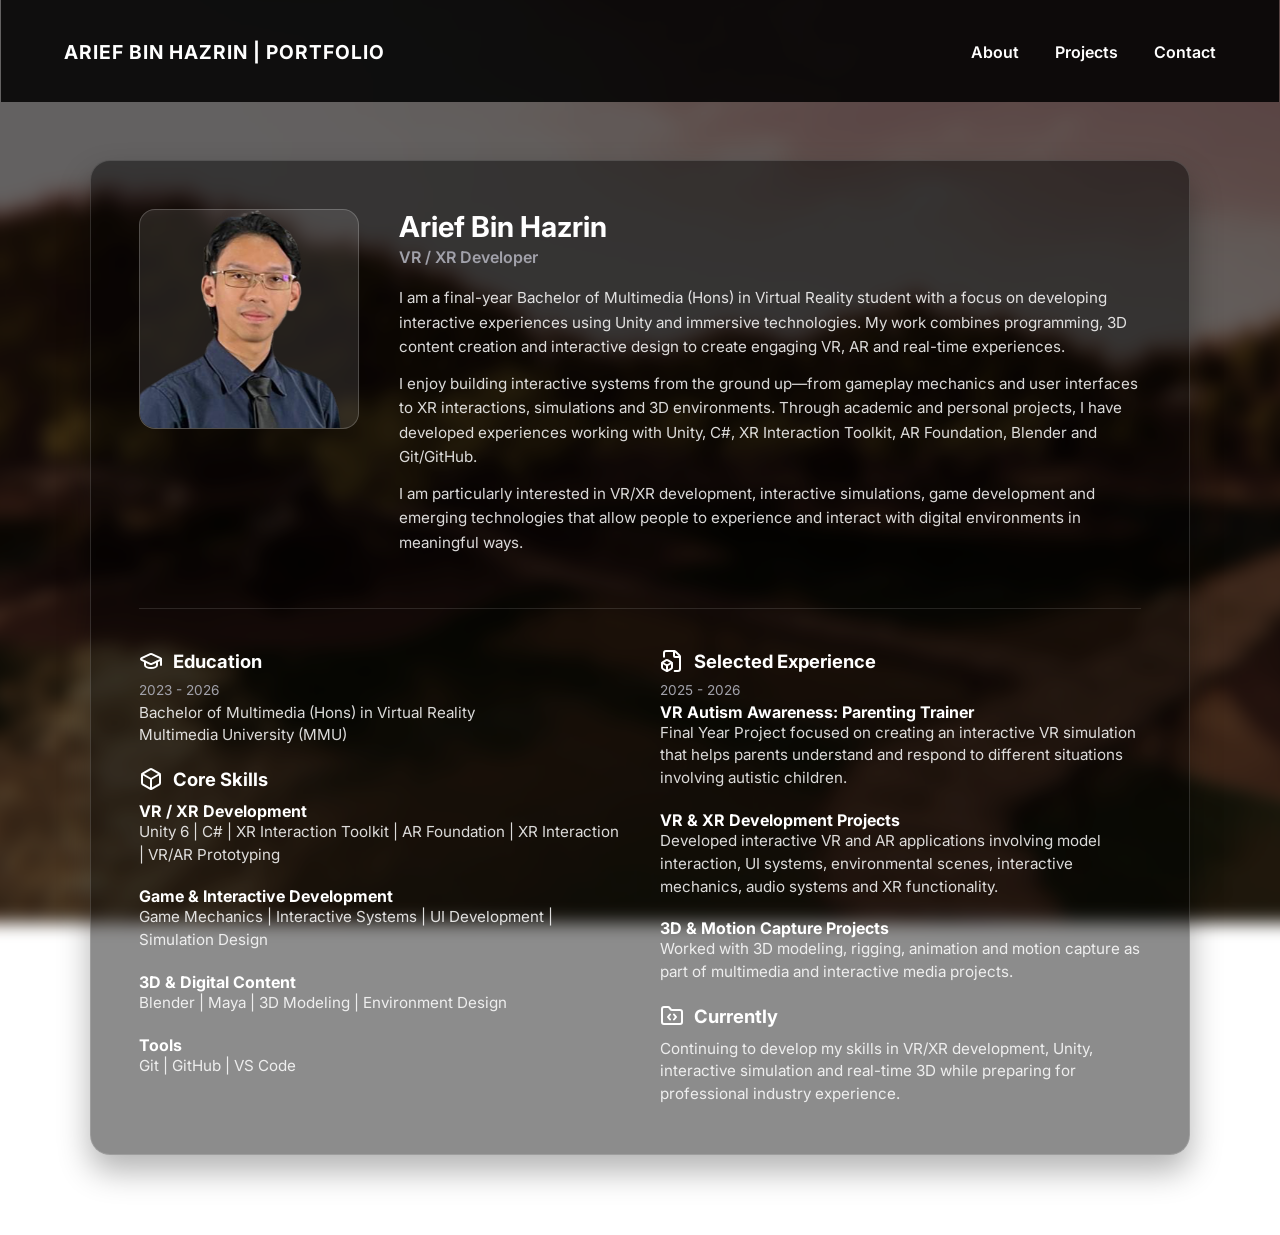
<file: index.html>
<!DOCTYPE html>
<html lang="en">
<head>
  <meta charset="UTF-8">
  <meta name="viewport" content="width=device-width, initial-scale=1.0">
  <title>About Me | ARIEF BIN HAZRIN</title>
  <link rel="stylesheet" href="style.css">
</head>
<body>

  <!-- Reusable Header -->
  <header>
    <div class="logo">ARIEF BIN HAZRIN | PORTFOLIO</div>
    <nav>
      <a href="index.html">About</a>
      <a href="projects.html">Projects</a>
      <a href="contact.html">Contact</a>
    </nav>
  </header>

  <!-- About Section Layout Container -->
  <main class="about-container">
  
  <!-- TOP SECTION: Profile Picture + Bio Beside It -->
  <div class="about-hero">
    <div class="profile-frame">
      <img src="images/JayPortFo2.png" alt="Arief Bin Hazrin">
    </div>
    <div class="hero-text">
      <h2>Arief Bin Hazrin</h2>
      <p class="subtitle">VR / XR Developer</p>
      <p class="bio-text">
        I am a final-year Bachelor of Multimedia (Hons) in Virtual Reality student with a focus on developing interactive experiences using Unity and immersive technologies. My work combines programming, 3D content creation and interactive design to create engaging VR, AR and real-time experiences.
      </p>
      <p class="bio-text">
        I enjoy building interactive systems from the ground up—from gameplay mechanics and user interfaces to XR interactions, simulations and 3D environments. Through academic and personal projects, I have developed experiences working with Unity, C#, XR Interaction Toolkit, AR Foundation, Blender and Git/GitHub.
      </p>
      <p class="bio-text">
        I am particularly interested in VR/XR development, interactive simulations, game development and emerging technologies that allow people to experience and interact with digital environments in meaningful ways.
      </p>
    </div>
  </div>

  <!-- DIVIDER LINE -->
  <hr class="section-divider">

  <!-- BOTTOM SECTION: 2-Column Info Grid -->
  <div class="info-grid">
    
    <!-- Column 1 -->
    <div class="info-col">
      <div class="section-block">
        <div class="section-title">
          <img src="images/graduation-cap.svg" alt="icon" class="title-icon">
          <h3>Education</h3>
        </div>
        <div class="info-item">
          <span class="year">2023 - 2026</span>
          <p>Bachelor of Multimedia (Hons) in Virtual Reality</p>
          <p>Multimedia University (MMU)</p>
        </div>
      </div>

      <br>

      <div class="section-block">
        <div class="section-title">
          <img src="images/box.svg" alt="icon" class="title-icon">
          <h3>Core Skills</h3>
        </div>
        <div class="info-item">
          <h4>VR / XR Development</h4>
          <p>Unity 6 | C# | XR Interaction Toolkit | AR Foundation | XR Interaction | VR/AR Prototyping</p>
          <br>
          <h4>Game & Interactive Development</h4>
          <p>Game Mechanics | Interactive Systems | UI Development | Simulation Design</p>
          <br>
          <h4>3D & Digital Content</h4>
          <p>Blender | Maya | 3D Modeling | Environment Design</p>
          <br>
          <h4>Tools</h4>
          <p>Git | GitHub | VS Code</p>
        </div>
      </div>
    </div>

    <!-- Column 2 -->
    <div class="info-col">
      <div class="section-block">
        <div class="section-title">
          <img src="images/file-box.svg" alt="icon" class="title-icon">
          <h3>Selected Experience</h3>
        </div>
        <div class="info-item">
          <span class="year">2025 - 2026</span>
          <h4>VR Autism Awareness: Parenting Trainer</h4>
          <p>Final Year Project focused on creating an interactive VR simulation that helps parents understand and respond to different situations involving autistic children.</p>
          <br>
          <h4>VR & XR Development Projects</h4>
          <p>Developed interactive VR and AR applications involving model interaction, UI systems, environmental scenes, interactive mechanics, audio systems and XR functionality.</p>
          <br>
          <h4>3D & Motion Capture Projects</h4>
          <p>Worked with 3D modeling, rigging, animation and motion capture as part of multimedia and interactive media projects.</p>
        </div>
      </div>
      <br>
      <div class="section-block">
        <div class="section-title">
          <img src="images/folder-code.svg" alt="icon" class="title-icon">
          <h3>Currently</h3>
        </div>
        <div class="info-item">
          <p>Continuing to develop my skills in VR/XR development, Unity, interactive simulation and real-time 3D while preparing for professional industry experience.</p>
        </div>
      </div>
    </div>

  </div>

</main>
</html>
</file>
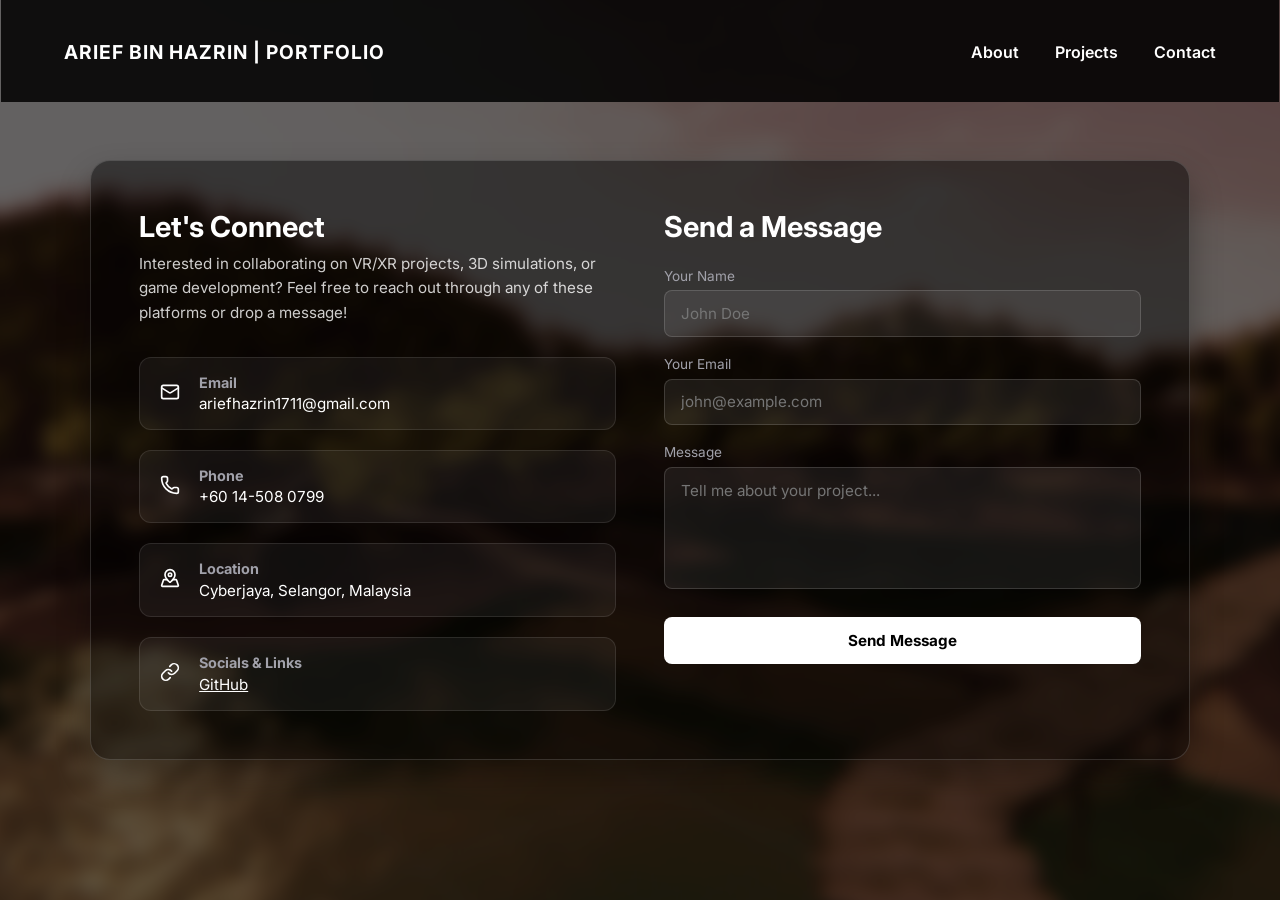
<file: contact.html>
<!DOCTYPE html>
<html lang="en">
<head>
  <meta charset="UTF-8">
  <meta name="viewport" content="width=device-width, initial-scale=1.0">
  <title>Contact | ARIEF BIN HAZRIN</title>
  <link rel="stylesheet" href="style.css">
</head>
<body>

  <!-- Reusable Header -->
  <header>
    <div class="logo">ARIEF BIN HAZRIN | PORTFOLIO</div>
    <nav>
      <a href="index.html">About</a>
      <a href="projects.html">Projects</a>
      <a href="contact.html">Contact</a>
    </nav>
  </header>

  <main class="contact-container">
    
  <!-- LEFT COLUMN: Info Cards -->
  <div class="contact-info">
    <h2>Let's Connect</h2>
    <p class="contact-subtext">
      Interested in collaborating on VR/XR projects, 3D simulations, or game development? Feel free to reach out through any of these platforms or drop a message!
    </p>

    <div class="contact-cards">
      
      <!-- Email -->
      <div class="info-card">
        <div class="card-icon">
          <img src="images/mail.svg" alt="Email Icon">
        </div>
        <div>
          <h3>Email</h3>
          <p>ariefhazrin1711@gmail.com</p>
        </div>
      </div>

      <!-- Phone -->
      <div class="info-card">
        <div class="card-icon">
          <img src="images/phone.svg" alt="Phone Icon">
        </div>
        <div>
          <h3>Phone</h3>
          <p>+60 14-508 0799</p>
        </div>
      </div>

      <!-- Location -->
      <div class="info-card">
        <div class="card-icon">
          <img src="images/map-pinned.svg" alt="Location Icon">
        </div>
        <div>
          <h3>Location</h3>
          <p>Cyberjaya, Selangor, Malaysia</p>
        </div>
      </div>

      <!-- Socials -->
      <div class="info-card">
        <div class="card-icon">
          <img src="images/link.svg" alt="Link Icon">
        </div>
        <div>
          <h3>Socials & Links</h3>
          <div class="social-links">
            <a href="https://github.com/KeanuRiefs" target="_blank">GitHub</a>
          </div>
        </div>
      </div>

    </div>
  </div>

  <!-- RIGHT COLUMN: Contact Form -->
  <div class="contact-form-wrapper">
    <h2>Send a Message</h2>
    <form action="https://formspree.io/f/xjybyljy" method="POST" class="contact-form">
      <div class="form-group">
        <label for="name">Your Name</label>
        <input type="text" id="name" name="name" placeholder="John Doe" required>
      </div>

      <div class="form-group">
        <label for="email">Your Email</label>
        <input type="email" id="email" name="email" placeholder="john@example.com" required>
      </div>

      <div class="form-group">
        <label for="message">Message</label>
        <textarea id="message" name="message" rows="5" placeholder="Tell me about your project..." required></textarea>
      </div>

      <button type="submit" class="submit-btn">Send Message</button>
    </form>
  </div>

</main>

</body>
</html>
</file>
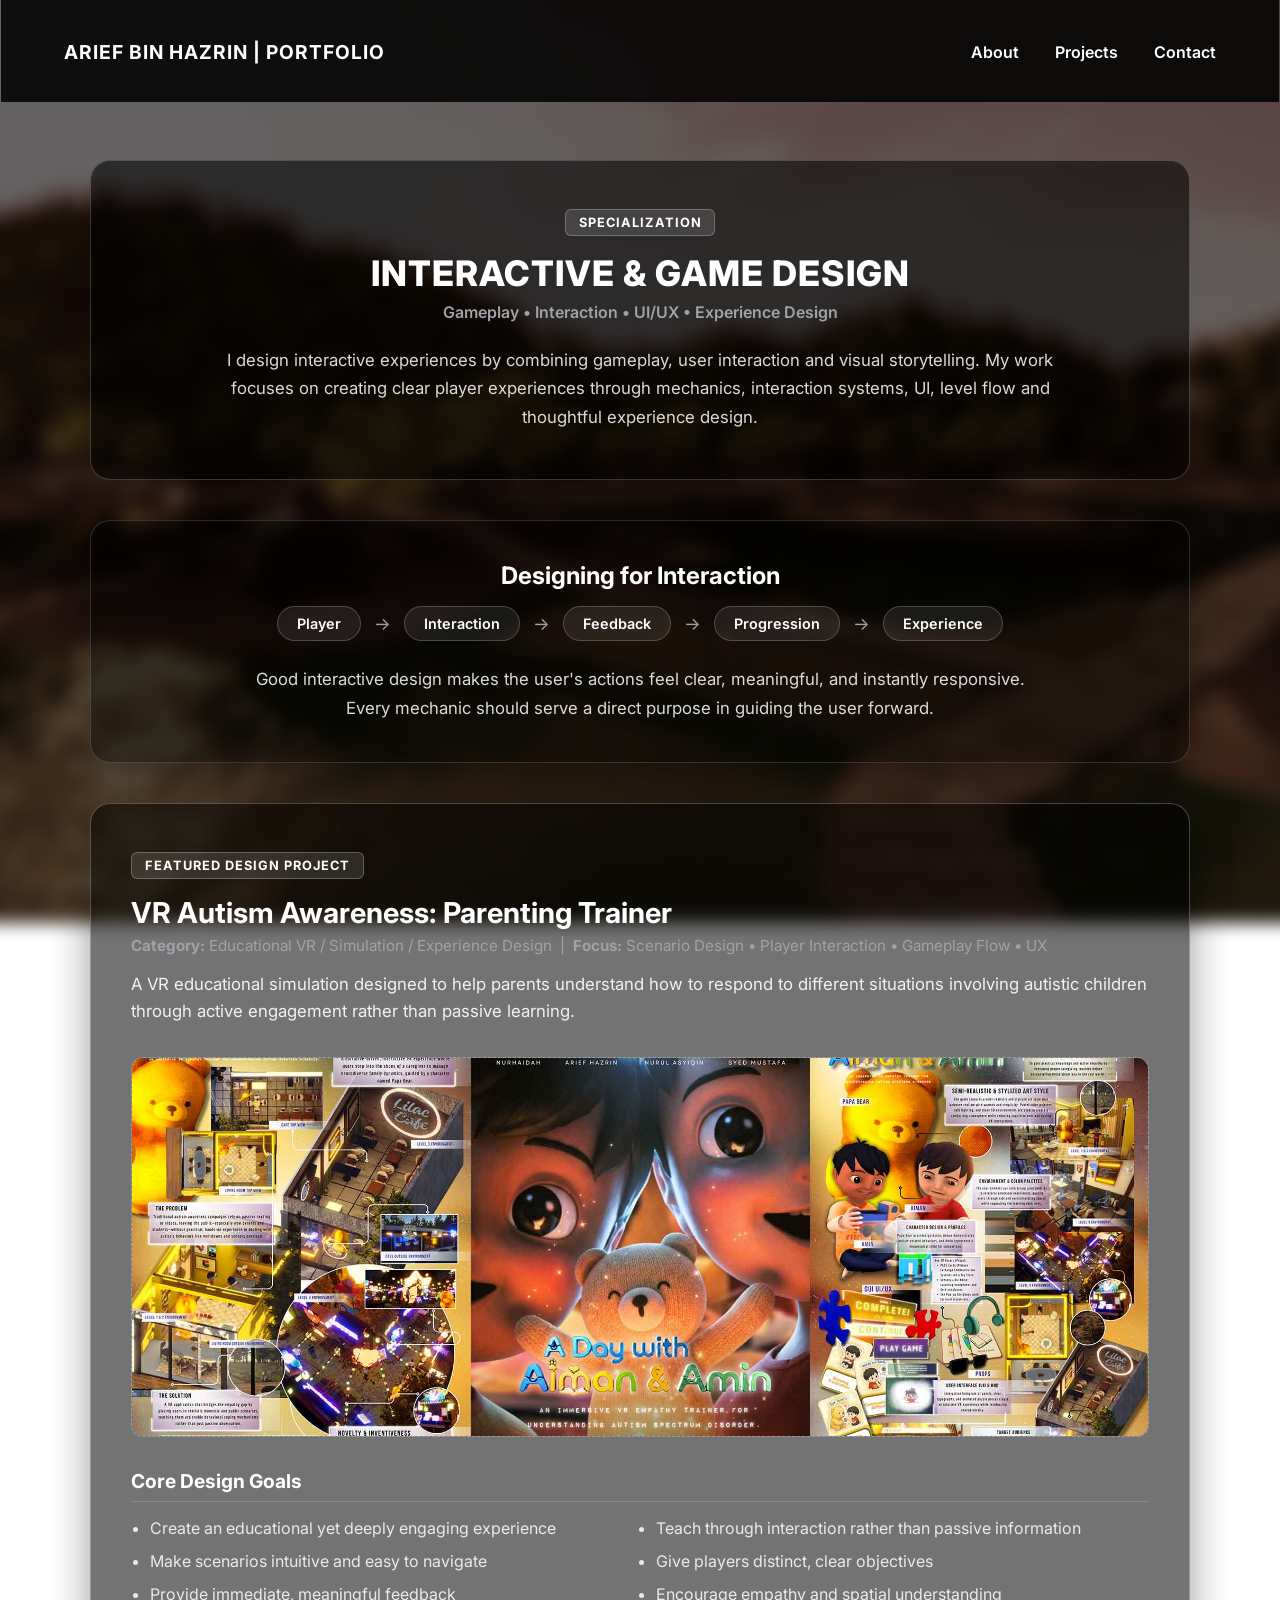
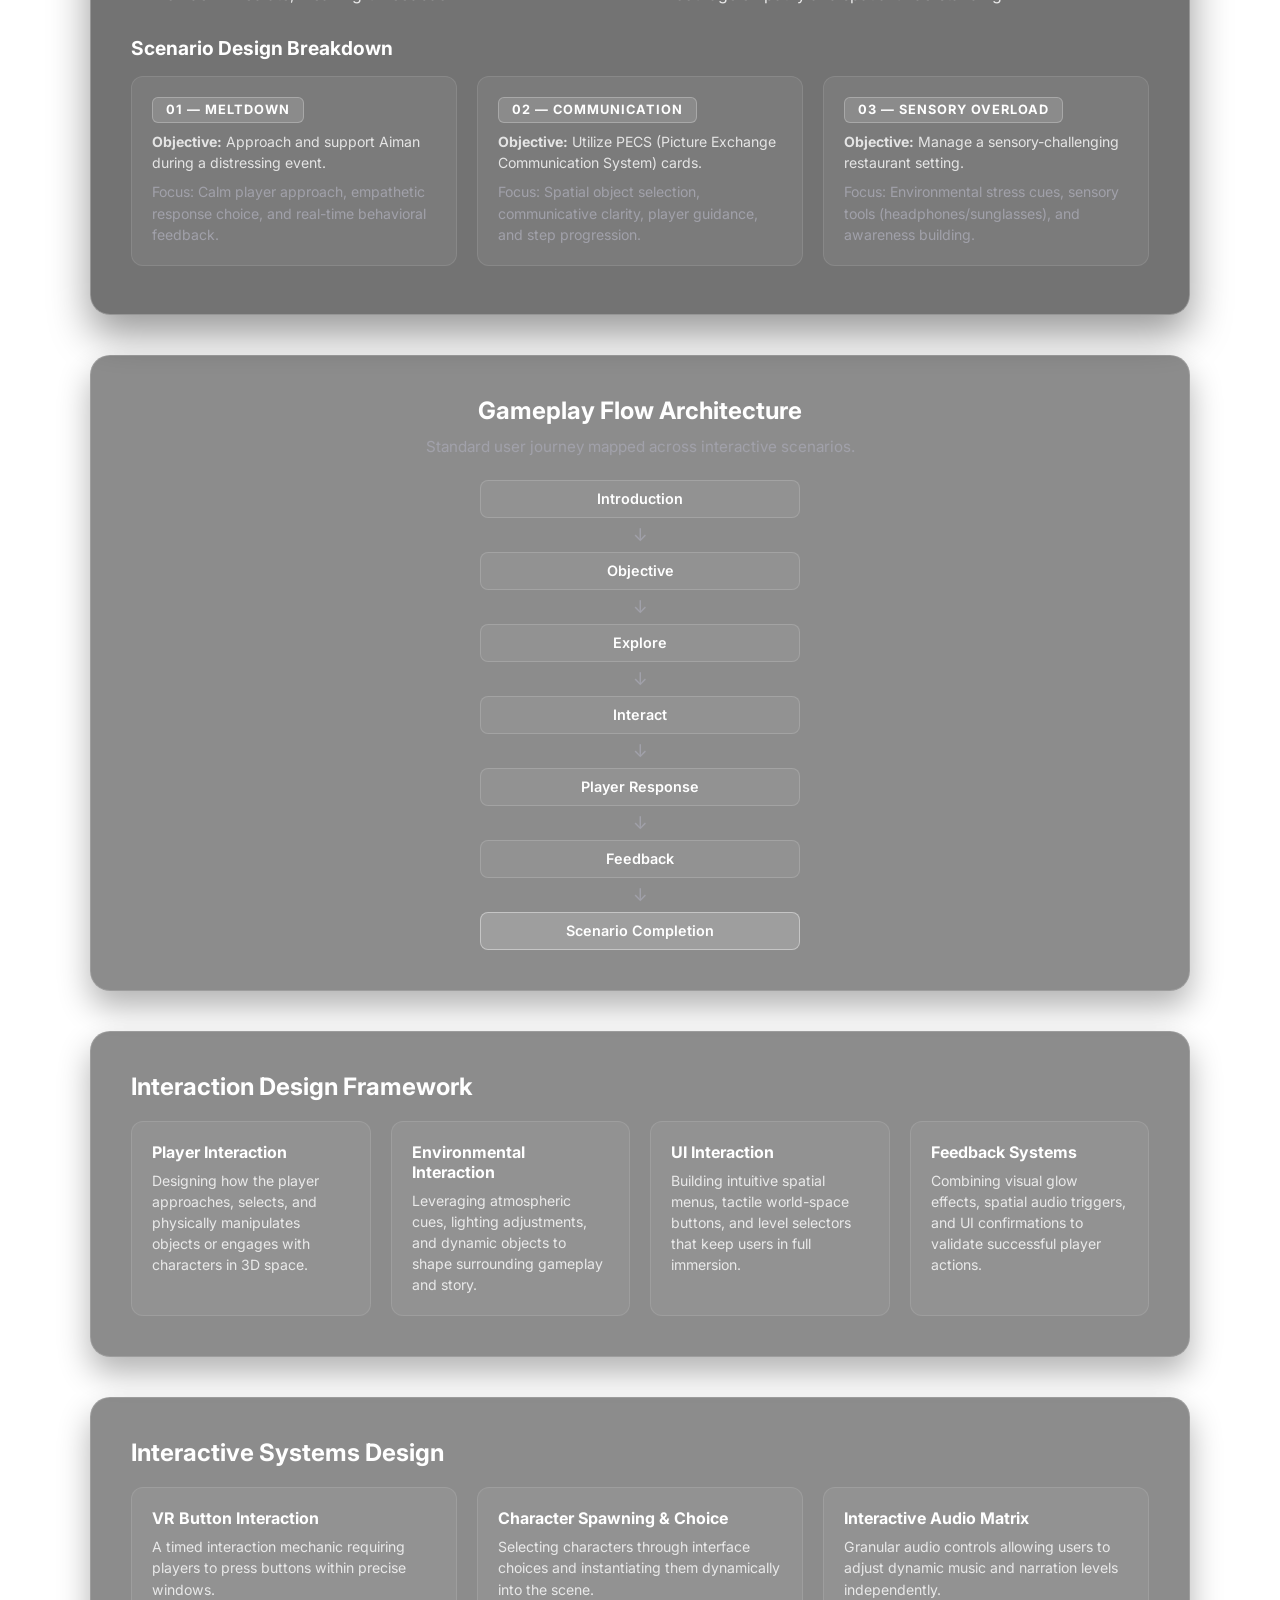
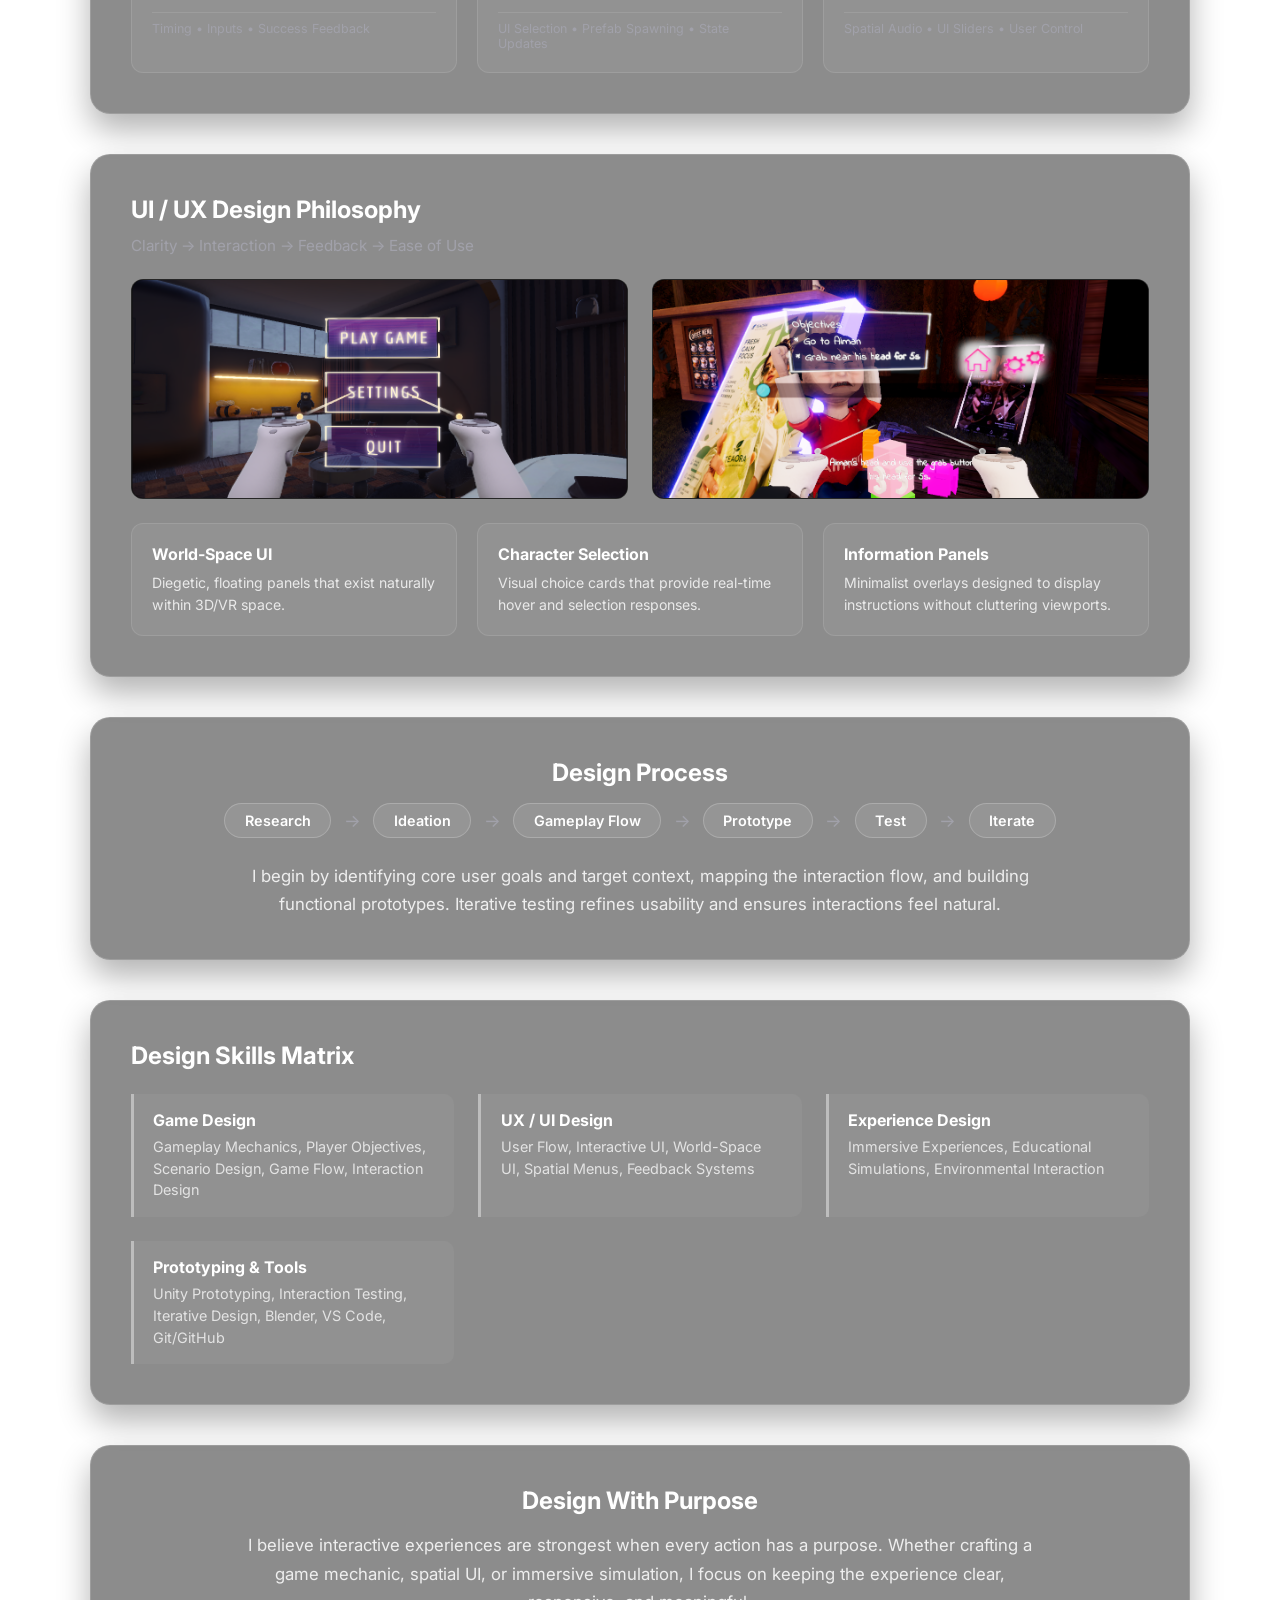
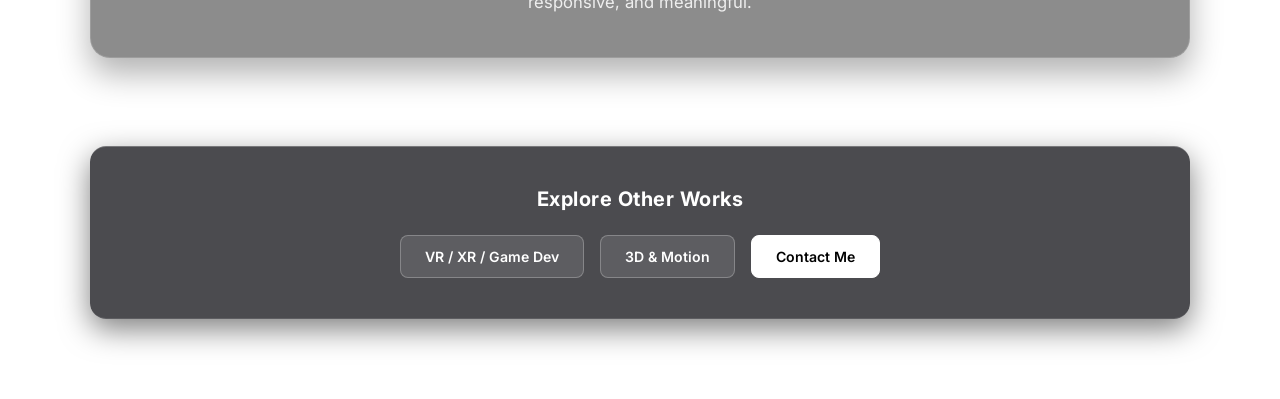
<file: game-design.html>
<!DOCTYPE html>
<html lang="en">

<head>
  <meta charset="UTF-8">
  <meta name="viewport" content="width=device-width, initial-scale=1.0">
  <title>Interactive & Game Design | ARIEF BIN HAZRIN</title>
  <link rel="stylesheet" href="style.css">
</head>

<body>

  <!-- Reusable Header -->
  <header>
    <div class="logo">ARIEF BIN HAZRIN | PORTFOLIO</div>
    <nav>
      <a href="index.html">About</a>
      <a href="projects.html">Projects</a>
      <a href="contact.html">Contact</a>
    </nav>
  </header>

  <main class="page-container">

    <!-- 1. HERO SECTION -->
    <section class="project-hero">
      <span class="hero-tag">Specialization</span>
      <h1>INTERACTIVE & GAME DESIGN</h1>
      <p class="hero-tech-stack">Gameplay • Interaction • UI/UX • Experience Design</p>
      <p class="hero-intro">
        I design interactive experiences by combining gameplay, user interaction and visual storytelling. My work
        focuses on creating clear player experiences through mechanics, interaction systems, UI, level flow and
        thoughtful experience design.
      </p>
    </section>

    <!-- 2. DESIGN PHILOSOPHY -->
    <section class="content-box text-center">
      <h2>Designing for Interaction</h2>
      <div class="flow-pills-container">
        <span class="flow-pill">Player</span>
        <span class="flow-arrow">→</span>
        <span class="flow-pill">Interaction</span>
        <span class="flow-arrow">→</span>
        <span class="flow-pill">Feedback</span>
        <span class="flow-arrow">→</span>
        <span class="flow-pill">Progression</span>
        <span class="flow-arrow">→</span>
        <span class="flow-pill">Experience</span>
      </div>
      <p class="approach-text" style="margin-top: 1.5rem;">
        Good interactive design makes the user's actions feel clear, meaningful, and instantly responsive. Every
        mechanic should serve a direct purpose in guiding the user forward.
      </p>
    </section>

    <!-- 3. FEATURED DESIGN PROJECT (FYP) -->
    <section class="featured-project-card">
      <div class="featured-badge">Featured Design Project</div>
      <div class="featured-header">
        <h2>VR Autism Awareness: Parenting Trainer</h2>
        <p class="project-meta">
          <strong>Category:</strong> Educational VR / Simulation / Experience Design &nbsp;|&nbsp;
          <strong>Focus:</strong> Scenario Design • Player Interaction • Gameplay Flow • UX
        </p>
      </div>

      <p class="project-desc">
        A VR educational simulation designed to help parents understand how to respond to different situations involving
        autistic children through active engagement rather than passive learning.
      </p>

      <!-- Media Showcase Placeholder -->
      <div class="featured-media-placeholder">
        <img src="images/CombinedVRD.jpg" alt="VR Scenario Design Showcase" class="placeholder-img"
          onerror="this.style.display='none'; this.nextElementSibling.style.display='flex';">
        <div class="media-fallback">
          <span>[ Scenario & Interactive UX Design Showcase Placeholder ]</span>
        </div>
      </div>

      <!-- Design Goals Grid -->
      <div class="detail-block" style="margin-bottom: 2rem;">
        <h3>Core Design Goals</h3>
        <ul class="styled-grid-list">
          <li>Create an educational yet deeply engaging experience</li>
          <li>Teach through interaction rather than passive information</li>
          <li>Make scenarios intuitive and easy to navigate</li>
          <li>Give players distinct, clear objectives</li>
          <li>Provide immediate, meaningful feedback</li>
          <li>Encourage empathy and spatial understanding</li>
        </ul>
      </div>

      <!-- Scenario Cards -->
      <h3 style="font-size: 1.2rem; margin-bottom: 1rem;">Scenario Design Breakdown</h3>
      <div class="compact-cards-grid">
        <div class="compact-card">
          <span class="hero-tag" style="margin-bottom: 0.5rem;">01 — Meltdown</span>
          <p><strong>Objective:</strong> Approach and support Aiman during a distressing event.</p>
          <p style="margin-top: 0.5rem; color: #a1a1aa;">Focus: Calm player approach, empathetic response choice, and
            real-time behavioral feedback.</p>
        </div>

        <div class="compact-card">
          <span class="hero-tag" style="margin-bottom: 0.5rem;">02 — Communication</span>
          <p><strong>Objective:</strong> Utilize PECS (Picture Exchange Communication System) cards.</p>
          <p style="margin-top: 0.5rem; color: #a1a1aa;">Focus: Spatial object selection, communicative clarity, player
            guidance, and step progression.</p>
        </div>

        <div class="compact-card">
          <span class="hero-tag" style="margin-bottom: 0.5rem;">03 — Sensory Overload</span>
          <p><strong>Objective:</strong> Manage a sensory-challenging restaurant setting.</p>
          <p style="margin-top: 0.5rem; color: #a1a1aa;">Focus: Environmental stress cues, sensory tools
            (headphones/sunglasses), and awareness building.</p>
        </div>
      </div>
    </section>

    <!-- 4. GAMEPLAY FLOW -->
    <section class="content-box text-center">
      <h2>Gameplay Flow Architecture</h2>
      <br>
      <p class="sub-heading-text">Standard user journey mapped across interactive scenarios.</p>

      <div class="vertical-flow-grid">
        <div class="flow-node">Introduction</div>
        <div class="flow-down-arrow">↓</div>
        <div class="flow-node">Objective</div>
        <div class="flow-down-arrow">↓</div>
        <div class="flow-node">Explore</div>
        <div class="flow-down-arrow">↓</div>
        <div class="flow-node">Interact</div>
        <div class="flow-down-arrow">↓</div>
        <div class="flow-node">Player Response</div>
        <div class="flow-down-arrow">↓</div>
        <div class="flow-node">Feedback</div>
        <div class="flow-down-arrow">↓</div>
        <div class="flow-node highlight-node">Scenario Completion</div>
      </div>
    </section>

    <!-- 5. INTERACTION DESIGN CATEGORIES -->
    <section class="content-box">
      <h2>Interaction Design Framework</h2>
      <br>
      <div class="compact-cards-grid">
        <div class="compact-card">
          <h3>Player Interaction</h3>
          <p>Designing how the player approaches, selects, and physically manipulates objects or engages with characters
            in 3D space.</p>
        </div>

        <div class="compact-card">
          <h3>Environmental Interaction</h3>
          <p>Leveraging atmospheric cues, lighting adjustments, and dynamic objects to shape surrounding gameplay and
            story.</p>
        </div>

        <div class="compact-card">
          <h3>UI Interaction</h3>
          <p>Building intuitive spatial menus, tactile world-space buttons, and level selectors that keep users in full
            immersion.</p>
        </div>

        <div class="compact-card">
          <h3>Feedback Systems</h3>
          <p>Combining visual glow effects, spatial audio triggers, and UI confirmations to validate successful player
            actions.</p>
        </div>
      </div>
    </section>

    <!-- 6. GAME / INTERACTIVE SYSTEMS SHOWCASE -->
    <section class="content-box">
      <h2>Interactive Systems Design</h2>
      <br>
      <div class="compact-cards-grid">
        <div class="compact-card">
          <h3>VR Button Interaction</h3>
          <p>A timed interaction mechanic requiring players to press buttons within precise windows.</p>
          <span class="system-tag">Timing • Inputs • Success Feedback</span>
        </div>

        <div class="compact-card">
          <h3>Character Spawning & Choice</h3>
          <p>Selecting characters through interface choices and instantiating them dynamically into the scene.</p>
          <span class="system-tag">UI Selection • Prefab Spawning • State Updates</span>
        </div>

        <div class="compact-card">
          <h3>Interactive Audio Matrix</h3>
          <p>Granular audio controls allowing users to adjust dynamic music and narration levels independently.</p>
          <span class="system-tag">Spatial Audio • UI Sliders • User Control</span>
        </div>
      </div>
    </section>

    <!-- 7. UI / UX DESIGN FOCUS -->
    <section class="content-box">
      <h2>UI / UX Design Philosophy</h2>
      <br>
      <p class="sub-heading-text">Clarity → Interaction → Feedback → Ease of Use</p>

      <div class="project-media-grid">
        <!-- LEFT SCREENSHOT -->
        <img src="images/MenuUI.png" alt="World-Space UI & Level Selection" class="media-preview-item">

        <!-- RIGHT SCREENSHOT -->
        <img src="images/WorldSpaceUI.png" alt="Interactive Menus & Sliders" class="media-preview-item">
      </div>

      <div class="capabilities-grid" style="margin-top: 1.5rem;">
        <div class="cap-card">
          <h3>World-Space UI</h3>
          <p>Diegetic, floating panels that exist naturally within 3D/VR space.</p>
        </div>
        <div class="cap-card">
          <h3>Character Selection</h3>
          <p>Visual choice cards that provide real-time hover and selection responses.</p>
        </div>
        <div class="cap-card">
          <h3>Information Panels</h3>
          <p>Minimalist overlays designed to display instructions without cluttering viewports.</p>
        </div>
      </div>
    </section>

    <!-- 8. DESIGN PROCESS -->
    <section class="content-box text-center">
      <h2>Design Process</h2>
      <div class="flow-pills-container" style="margin-bottom: 1.5rem;">
        <span class="flow-pill">Research</span>
        <span class="flow-arrow">→</span>
        <span class="flow-pill">Ideation</span>
        <span class="flow-arrow">→</span>
        <span class="flow-pill">Gameplay Flow</span>
        <span class="flow-arrow">→</span>
        <span class="flow-pill">Prototype</span>
        <span class="flow-arrow">→</span>
        <span class="flow-pill">Test</span>
        <span class="flow-arrow">→</span>
        <span class="flow-pill">Iterate</span>
      </div>
      <p class="approach-text">
        I begin by identifying core user goals and target context, mapping the interaction flow, and building functional
        prototypes. Iterative testing refines usability and ensures interactions feel natural.
      </p>
    </section>

    <!-- 9. DESIGN SKILLS MATRIX -->
    <section class="content-box">
      <h2>Design Skills Matrix</h2>
      <div class="skills-matrix">
        <div class="skill-cat">
          <h3>Game Design</h3>
          <p>Gameplay Mechanics, Player Objectives, Scenario Design, Game Flow, Interaction Design</p>
        </div>
        <div class="skill-cat">
          <h3>UX / UI Design</h3>
          <p>User Flow, Interactive UI, World-Space UI, Spatial Menus, Feedback Systems</p>
        </div>
        <div class="skill-cat">
          <h3>Experience Design</h3>
          <p>Immersive Experiences, Educational Simulations, Environmental Interaction</p>
        </div>
        <div class="skill-cat">
          <h3>Prototyping & Tools</h3>
          <p>Unity Prototyping, Interaction Testing, Iterative Design, Blender, VS Code, Git/GitHub</p>
        </div>
      </div>
    </section>

    <!-- 11. FINAL STATEMENT -->
    <section class="content-box text-center">
      <h2>Design With Purpose</h2>
      <p class="approach-text">
        I believe interactive experiences are strongest when every action has a purpose. Whether crafting a game
        mechanic, spatial UI, or immersive simulation, I focus on keeping the experience clear, responsive, and
        meaningful.
      </p>
    </section>

    <!-- 12. CALL TO ACTION -->
    <section class="nav-cta-footer">
      <h2>Explore Other Works</h2>
      <div class="nav-cta-buttons">
        <a href="vr-xr.html" class="nav-cta-btn">VR / XR / Game Dev</a>
        <a href="mocap.html" class="nav-cta-btn">3D & Motion</a>
        <a href="contact.html" class="nav-cta-btn highlight">Contact Me</a>
      </div>
    </section>

  </main>

</body>

</html>
</file>
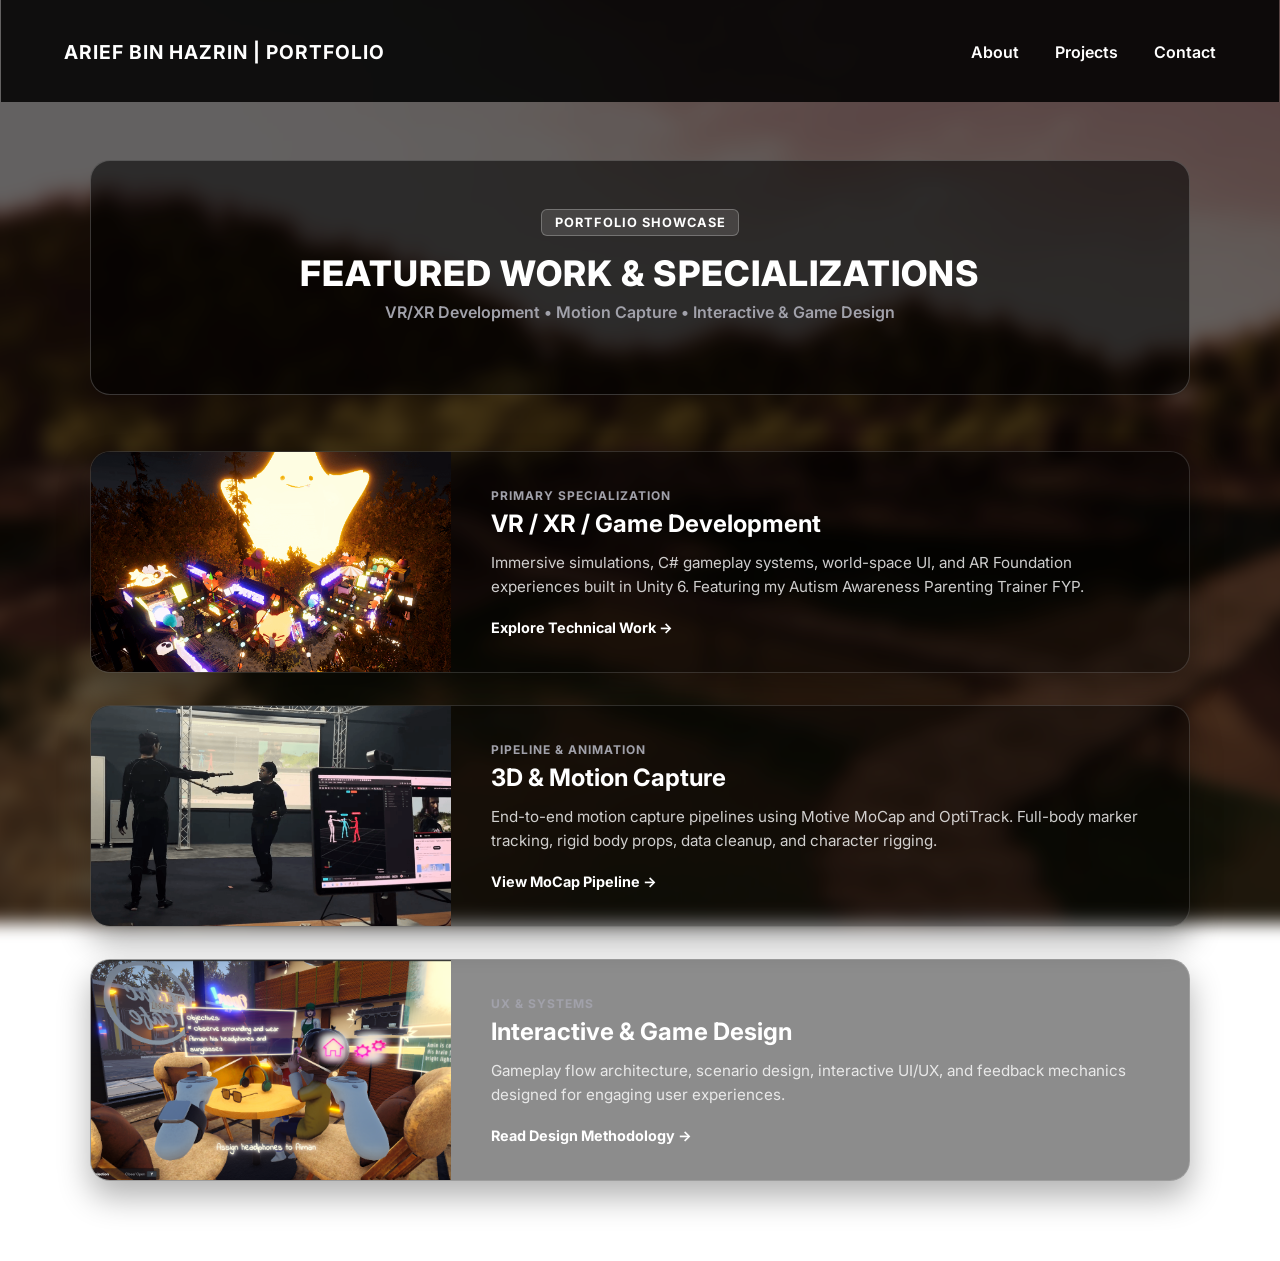
<file: projects.html>
<!DOCTYPE html>
<html lang="en">
<head>
  <meta charset="UTF-8">
  <meta name="viewport" content="width=device-width, initial-scale=1.0">
  <title>Projects | ARIEF BIN HAZRIN</title>
  <link rel="stylesheet" href="style.css">
</head>
<body>

  <!-- Header -->
  <header>
    <div class="logo"><a href="index.html" style="color: inherit; text-decoration: none;">ARIEF BIN HAZRIN | PORTFOLIO</a></div>
    <nav>
      <a href="index.html">About</a>
      <a href="projects.html">Projects</a>
      <a href="contact.html">Contact</a>
    </nav>
  </header>

  <main class="page-container">

    <!-- Page Title Header -->
    <section class="project-hero" style="margin-bottom: 1rem;">
      <span class="hero-tag">Portfolio Showcase</span>
      <h1>FEATURED WORK & SPECIALIZATIONS</h1>
      <p class="hero-tech-stack">VR/XR Development • Motion Capture • Interactive & Game Design</p>
    </section>

    <!-- Project Showcase List Container -->
    <div class="projects-showcase-grid">

      <!-- CARD 1: VR / XR / Game Development -->
      <a href="vr-xr.html" class="showcase-card">
        <div class="card-image-wrapper">
          <img src="images/unitydev.png" alt="VR / XR / Game Development">
        </div>
        <div class="card-details">
          <span class="card-tag">Primary Specialization</span>
          <h2>VR / XR / Game Development</h2>
          <p class="card-desc">
            Immersive simulations, C# gameplay systems, world-space UI, and AR Foundation experiences built in Unity 6. Featuring my Autism Awareness Parenting Trainer FYP.
          </p>
          <div class="card-footer-link">Explore Technical Work →</div>
        </div>
      </a>

      <!-- CARD 2: 3D & Motion Capture -->
      <a href="mocap.html" class="showcase-card">
        <div class="card-image-wrapper">
          <img src="images/mocap.png" alt="3D & Motion Capture">
        </div>
        <div class="card-details">
          <span class="card-tag">Pipeline & Animation</span>
          <h2>3D & Motion Capture</h2>
          <p class="card-desc">
            End-to-end motion capture pipelines using Motive MoCap and OptiTrack. Full-body marker tracking, rigid body props, data cleanup, and character rigging.
          </p>
          <div class="card-footer-link">View MoCap Pipeline →</div>
        </div>
      </a>

      <!-- CARD 3: Interactive & Game Design -->
      <a href="game-design.html" class="showcase-card">
        <div class="card-image-wrapper">
          <img src="images/Interactive.png" alt="Interactive & Game Design">
        </div>
        <div class="card-details">
          <span class="card-tag">UX & Systems</span>
          <h2>Interactive & Game Design</h2>
          <p class="card-desc">
            Gameplay flow architecture, scenario design, interactive UI/UX, and feedback mechanics designed for engaging user experiences.
          </p>
          <div class="card-footer-link">Read Design Methodology →</div>
        </div>
      </a>

    </div>

  </main>

</body>
</html>
</file>
<file: style.css>
/* Google Font Import */
@import url('https://fonts.googleapis.com/css2?family=Inter:wght@400;600;700&display=swap');

* {
  box-sizing: border-box;
  margin: 0;
  padding: 0;
  font-family: 'Inter', sans-serif;
}

body {
  background-image: linear-gradient(rgba(0, 0, 0, 0.6), rgba(0, 0, 0, 0.6)), url("images/bgimage.png");
  background-size: cover;
  background-position: center;
  background-repeat: no-repeat;
  background-attachment: fixed;
  color: #ffffff; /* Changed to white so text is readable on the dark background */
  padding: 0 5%;
  position: relative;
}

body::before {
  content: "";
  position: fixed;
  top: 0;
  left: 0;
  width: 100vw;
  height: 100vh;
  background: inherit;
  filter: blur(8px); /* Change 8px to adjust blur intensity */
  transform: scale(1.05); /* Scales slightly to prevent blurry white borders on edges */
  z-index: -1;
}

/* Header & Nav */
header {
  display: flex;
  justify-content: space-between;
  padding: 2.5rem 5.5% 4rem 5.5%;
  align-items: center;
  margin: 0 -5.5% 2rem -5.5%;
  background: linear-gradient(to bottom, rgba(0, 0, 0, 0.85) 80%, rgba(0, 0, 0, 0) 0%);
}

.logo {
  font-weight: 700;
  font-size: 1.2rem;
  letter-spacing: 1px;
}

header nav a {
  margin-left: 2rem;
  text-decoration: none;
  color: #ffffff;
  font-weight: 600;
  transition: color 0.2s ease;
}

header nav a:hover {
  color: #ffffff9b;
}

/* Grid System */
.grid-container {
  display: grid;
  grid-template-columns: repeat(auto-fit, minmax(320px, 1fr));
  gap: 2.5rem;
  padding-bottom: 5rem;
}

/* Card Container */
.card {
  text-decoration: none;
  color: inherit;
  display: block;
}

/* Image Aspect Ratio Box */
.card img {
  width: 100%;
  height: 280px;
  object-fit: cover; /* Prevents image distortion */
  border-radius: 12px;
  background-color: #eee; /* Fallback placeholder color */
  transition: transform 0.3s cubic-bezier(0.25, 1, 0.5, 1), box-shadow 0.3s ease;
}

.card:hover img {
  transform: translateY(-6px);
  box-shadow: 0 12px 24px rgba(0, 0, 0, 0.12);
}

.card:hover .card-info h3 {
  text-decoration: underline;
}

/* Card Labels */
.card-info {
  padding-top: 0.8rem;
  display: flex;
  flex-direction: column;
  align-items: center;
  text-align: center;
}

.card-info h3 {
  font-size: 0.95rem;
  font-weight: 700;
  letter-spacing: 0.5px;
  margin-bottom: 0.25rem;
}

.card-info p {
  font-size: 0.85rem;
  color: #ffffff;
}

/* About Page Main 3-Column Layout */
/* About Page Main Container Box */
/* About Page Main Container Box */
.about-container {
  display: flex;
  flex-direction: column;
  gap: 2rem;
  padding: 3rem;
  margin: 1rem auto 5rem auto;
  max-width: 1100px;

  /* Frosted Glass Container */
  background: rgba(0, 0, 0, 0.45);
  border: 1px solid rgba(255, 255, 255, 0.15);
  border-radius: 20px;
  box-shadow: 0 16px 32px rgba(0, 0, 0, 0.3);
  color: #ffffff;
}

/* TOP HERO: Picture + Bio Side-by-Side */
.about-hero {
  display: flex;
  align-items: flex-start;
  gap: 2.5rem;
}

.profile-frame {
  width: 220px; /* Fixed profile width */
  flex-shrink: 0;
  aspect-ratio: 1 / 1;
  border-radius: 16px;
  overflow: hidden;
  background-color: rgba(255, 255, 255, 0.1);
  border: 1px solid rgba(255, 255, 255, 0.2);
}

.profile-frame img {
  width: 100%;
  height: 100%;
  object-fit: cover;
}

.hero-text h2 {
  font-size: 1.8rem;
  font-weight: 700;
  margin-bottom: 0.2rem;
}

.subtitle {
  color: #a1a1aa;
  font-weight: 600;
  font-size: 1rem;
  margin-bottom: 1.2rem;
}

.bio-text {
  line-height: 1.6;
  color: rgba(255, 255, 255, 0.85);
  font-size: 0.95rem;
  margin-bottom: 0.8rem;
}

/* Subtle Divider Line */
.section-divider {
  border: none;
  height: 1px;
  background: rgba(255, 255, 255, 0.12);
  margin: 0.5rem 0;
}

/* BOTTOM SECTION: 2-Column Info Grid */
.info-grid {
  display: grid;
  grid-template-columns: 1fr 1fr;
  gap: 2.5rem;
}

.section-title {
  display: flex;
  align-items: center;
  gap: 0.6rem;
  margin-bottom: 0.6rem;
}

.section-title h3 {
  font-size: 1.15rem;
  font-weight: 700;
}

.info-block {
  margin-bottom: 1.8rem;
}

.info-item .year {
  display: block;
  font-size: 0.85rem;
  color: #a1a1aa;
  margin-bottom: 0.2rem;
}

.info-item p {
  color: rgba(255, 255, 255, 0.85);
  line-height: 1.5;
  font-size: 0.95rem;
}

/* Responsive view for phones */
@media (max-width: 768px) {
  .about-hero {
    flex-direction: column;
    align-items: center;
    text-align: center;
  }
  .profile-frame {
    width: 180px;
  }
  .info-grid {
    grid-template-columns: 1fr;
  }
}

/* Contact Page Main Container Box */
/* 1. Force Side-by-Side 2-Column Grid for Contact Page */
.contact-container {
  display: grid;
  grid-template-columns: 1fr 1fr; /* Two equal columns */
  gap: 3rem;
  padding: 3rem;
  margin: 1rem auto 5rem auto;
  max-width: 1100px;
  background: rgba(0, 0, 0, 0.45);
  border: 1px solid rgba(255, 255, 255, 0.15);
  border-radius: 20px;
  box-shadow: 0 16px 32px rgba(0, 0, 0, 0.3);
  color: #ffffff;
}

/* 2. Turn Black SVG/PNG Icons White automatically! */
.card-icon img,
.card-icon svg {
  width: 22px;
  height: 22px;
  object-fit: contain;
  filter: brightness(0) invert(1); /* Forces any dark icon to bright white */
}

.contact-info h2, .contact-form-wrapper h2 {
  font-size: 1.8rem;
  margin-bottom: 0.5rem;
}

.contact-subtext {
  color: rgba(255, 255, 255, 0.8);
  line-height: 1.6;
  margin-bottom: 2rem;
  font-size: 0.95rem;
}

/* Contact Info Cards */
.contact-cards {
  display: flex;
  flex-direction: column;
  gap: 1.25rem;
}

.info-card {
  display: flex;
  align-items: center;
  gap: 1.2rem;
  padding: 1rem 1.25rem;
  background: rgba(255, 255, 255, 0.05);
  border: 1px solid rgba(255, 255, 255, 0.1);
  border-radius: 12px;
}

.card-icon img {
  width: 20px;
  height: 20px;
  object-fit: contain;
}

.info-card h3 {
  font-size: 0.9rem;
  color: #a1a1aa;
  margin-bottom: 0.2rem;
}

.info-card p {
  font-size: 0.95rem;
  color: #ffffff;
}

.social-links a {
  color: #ffffff;
  text-decoration: underline;
  margin-right: 1rem;
  font-size: 0.95rem;
  transition: opacity 0.2s;
}

.social-links a:hover {
  opacity: 0.7;
}

/* Contact Form Styling */
.contact-form {
  display: flex;
  flex-direction: column;
  gap: 1.2rem;
  margin-top: 1.5rem;
}

.form-group {
  display: flex;
  flex-direction: column;
  gap: 0.4rem;
}

.form-group label {
  font-size: 0.85rem;
  color: #a1a1aa;
}

.form-group input, 
.form-group textarea {
  width: 100%;
  padding: 0.8rem 1rem;
  background: rgba(255, 255, 255, 0.07);
  border: 1px solid rgba(255, 255, 255, 0.15);
  border-radius: 8px;
  color: #ffffff;
  font-family: inherit;
  font-size: 0.95rem;
  outline: none;
  
  /* DISABLES DRAG RESIZING */
  resize: none; 

  /* MAKES IT SCROLLABLE WHEN TEXT EXCEEDS THE HEIGHT */
  max-height: 150px; /* Limits fixed visual height */
  overflow-y: auto;  /* Adds a smooth scrollbar if text gets long */

  transition: border-color 0.2s, background 0.2s;
}

/* Submit Button */
.submit-btn {
  padding: 0.9rem 1.5rem;
  background: #ffffff;
  color: #000000;
  border: none;
  border-radius: 8px;
  font-weight: 700;
  font-size: 0.95rem;
  cursor: pointer;
  transition: transform 0.2s, background 0.2s;
  margin-top: 0.5rem;
}

.submit-btn:hover {
  background: #e0e0e0;
  transform: translateY(-2px);
}

/* Mobile Responsiveness */
@media (max-width: 768px) {
  .contact-container {
    grid-template-columns: 1fr;
  }
}

/* ==========================================================================
   VR / XR / GAME DEV PAGE SPECIFIC STYLES
   ========================================================================== */

/* Main Page Container */
.page-container {
  max-width: 1100px;
  margin: 1rem auto 5rem auto;
  display: flex;
  flex-direction: column;
  gap: 2.5rem;
  color: #ffffff;
}

/* Common Frosted Glass Card Box */
.content-box {
  background: rgba(0, 0, 0, 0.45);
  border: 1px solid rgba(255, 255, 255, 0.15);
  border-radius: 20px;
  padding: 2.5rem;
  box-shadow: 0 16px 32px rgba(0, 0, 0, 0.3);
}

/* 1. Hero Section */
.project-hero {
  background: rgba(0, 0, 0, 0.55);
  border: 1px solid rgba(255, 255, 255, 0.2);
  border-radius: 20px;
  padding: 3rem 2.5rem;
  text-align: center;
}

.hero-tag, .featured-badge, .section-badge {
  display: inline-block;
  background: rgba(255, 255, 255, 0.12);
  border: 1px solid rgba(255, 255, 255, 0.25);
  color: #ffffff;
  padding: 0.3rem 0.8rem;
  border-radius: 6px;
  font-size: 0.8rem;
  font-weight: 700;
  letter-spacing: 1px;
  text-transform: uppercase;
  margin-bottom: 1rem;
}

.project-hero h1 {
  font-size: 2.2rem;
  font-weight: 800;
  letter-spacing: 1px;
  margin-bottom: 0.5rem;
}

.hero-tech-stack {
  color: #a1a1aa;
  font-size: 1rem;
  font-weight: 600;
  margin-bottom: 1.5rem;
}

.hero-intro {
  max-width: 850px;
  margin: 0 auto;
  line-height: 1.7;
  color: rgba(255, 255, 255, 0.85);
  font-size: 1.05rem;
}

/* 2. Featured Project Card */
.featured-project-card {
  background: rgba(0, 0, 0, 0.55);
  border: 1px solid rgba(255, 255, 255, 0.25);
  border-radius: 20px;
  padding: 3rem 2.5rem;
  box-shadow: 0 20px 40px rgba(0, 0, 0, 0.4);
}

.featured-header h2 {
  font-size: 1.8rem;
  margin-bottom: 0.4rem;
}

.project-meta {
  color: #a1a1aa;
  font-size: 0.95rem;
  margin-bottom: 1rem;
}

.project-desc {
  font-size: 1.05rem;
  line-height: 1.6;
  color: rgba(255, 255, 255, 0.9);
  margin-bottom: 2rem;
}

/* Media Placeholders */
.featured-media-placeholder {
  width: 100%;
  height: 380px;
  background: rgba(255, 255, 255, 0.05);
  border: 1px dashed rgba(255, 255, 255, 0.25);
  border-radius: 12px;
  overflow: hidden;
  margin-bottom: 2rem;
}

.media-fallback {
  width: 100%;
  height: 100%;
  display: flex;
  align-items: center;
  justify-content: center;
  color: #a1a1aa;
  font-size: 0.95rem;
}

.placeholder-img {
  width: 100%;
  height: 100%;
  object-fit: cover;
}

.project-details-grid {
  display: grid;
  grid-template-columns: 1fr 1fr;
  gap: 2.5rem;
}

.detail-block h3 {
  font-size: 1.2rem;
  margin-bottom: 1rem;
  border-bottom: 1px solid rgba(255, 255, 255, 0.15);
  padding-bottom: 0.5rem;
}

.detail-block h4 {
  font-size: 1rem;
  margin-bottom: 0.5rem;
  color: #d1d5db;
}

.styled-list {
  padding-left: 1.2rem;
  line-height: 1.7;
  color: rgba(255, 255, 255, 0.85);
}

/* 3. AR Project Section */
.project-media-grid {
  display: grid;
  grid-template-columns: 1fr 1fr;
  gap: 1.5rem;
  margin: 1.5rem 0;
}

.media-placeholder {
  height: 220px;
  background: rgba(255, 255, 255, 0.05);
  border: 1px dashed rgba(255, 255, 255, 0.2);
  border-radius: 12px;
  display: flex;
  align-items: center;
  justify-content: center;
  color: #a1a1aa;
  font-size: 0.85rem;
}

.styled-grid-list {
  display: grid;
  grid-template-columns: 1fr 1fr;
  gap: 0.8rem;
  padding-left: 1.2rem;
  margin-top: 0.8rem;
  color: rgba(255, 255, 255, 0.85);
}

/* 4. Compact Showcase & Capabilities Grids */
.sub-heading-text {
  color: #a1a1aa;
  margin-top: -0.5rem;
  margin-bottom: 1.5rem;
  font-size: 0.95rem;
}

.compact-cards-grid, .capabilities-grid {
  display: grid;
  grid-template-columns: repeat(auto-fit, minmax(230px, 1fr));
  gap: 1.25rem;
}

.compact-card, .cap-card {
  background: rgba(255, 255, 255, 0.05);
  border: 1px solid rgba(255, 255, 255, 0.1);
  padding: 1.25rem;
  border-radius: 12px;
  transition: transform 0.2s ease, border-color 0.2s ease;
}

.compact-card:hover, .cap-card:hover {
  transform: translateY(-4px);
  border-color: rgba(255, 255, 255, 0.3);
}

.compact-card h3, .cap-card h3 {
  font-size: 1rem;
  margin-bottom: 0.5rem;
  color: #ffffff;
}

.compact-card p, .cap-card p {
  font-size: 0.88rem;
  line-height: 1.5;
  color: rgba(255, 255, 255, 0.8);
}

/* 5. Skills Matrix */
.skills-matrix {
  display: grid;
  grid-template-columns: repeat(auto-fit, minmax(280px, 1fr));
  gap: 1.5rem;
  margin-top: 1.5rem;
}

.skill-cat {
  background: rgba(255, 255, 255, 0.04);
  border-left: 3px solid rgba(255, 255, 255, 0.4);
  padding: 1rem 1.2rem;
  border-radius: 0 10px 10px 0;
}

.skill-cat h3 {
  font-size: 1rem;
  margin-bottom: 0.4rem;
  color: #ffffff;
}

.skill-cat p {
  font-size: 0.9rem;
  color: rgba(255, 255, 255, 0.75);
  line-height: 1.5;
}

/* Approach & CTA */
.text-center {
  text-align: center;
}

.approach-text {
  max-width: 800px;
  margin: 1rem auto 0 auto;
  line-height: 1.7;
  font-size: 1.05rem;
  color: rgba(255, 255, 255, 0.85);
}

.cta-box {
  background: linear-gradient(135deg, rgba(255, 255, 255, 0.1) 0%, rgba(255, 255, 255, 0.03) 100%);
  border: 1px solid rgba(255, 255, 255, 0.2);
  border-radius: 20px;
  padding: 3rem;
  text-align: center;
}

.cta-box h2 {
  font-size: 1.4rem;
  margin-bottom: 1.5rem;
}

.cta-btn {
  display: inline-block;
  padding: 0.9rem 2rem;
  background: #ffffff;
  color: #000000;
  text-decoration: none;
  font-weight: 700;
  border-radius: 8px;
  transition: transform 0.2s, background 0.2s;
}

.cta-btn:hover {
  background: #e0e0e0;
  transform: translateY(-2px);
}

/* Mobile Responsiveness */
@media (max-width: 768px) {
  .project-details-grid, .project-media-grid, .styled-grid-list {
    grid-template-columns: 1fr;
  }
  .featured-media-placeholder {
    height: 240px;
  }
}

/* Responsive Video Player Styling */
.project-video {
  width: 100%;
  height: 100%;
  max-height: 450px;
  object-fit: cover;
  border-radius: 12px;
  border: 1px solid rgba(255, 255, 255, 0.15);
  background-color: #000000;
  display: block;
}

/* ==========================================================================
   GAME DESIGN PAGE SPECIFIC STYLES
   ========================================================================== */

/* Flow Pills (Horizontal) */
.flow-pills-container {
  display: flex;
  flex-wrap: wrap;
  align-items: center;
  justify-content: center;
  gap: 0.8rem;
  margin-top: 1rem;
}

.flow-pill {
  background: rgba(255, 255, 255, 0.08);
  border: 1px solid rgba(255, 255, 255, 0.2);
  padding: 0.5rem 1.2rem;
  border-radius: 30px;
  font-size: 0.9rem;
  font-weight: 600;
  color: #ffffff;
}

.flow-arrow {
  color: #a1a1aa;
  font-size: 1.1rem;
}

/* Vertical Gameplay Flow Diagram */
.vertical-flow-grid {
  display: flex;
  flex-direction: column;
  align-items: center;
  gap: 0.4rem;
  margin-top: 1.5rem;
}

.flow-node {
  background: rgba(255, 255, 255, 0.05);
  border: 1px solid rgba(255, 255, 255, 0.15);
  padding: 0.6rem 2rem;
  border-radius: 8px;
  font-size: 0.9rem;
  font-weight: 600;
  width: 100%;
  max-width: 320px;
  text-align: center;
}

.flow-node.highlight-node {
  background: rgba(255, 255, 255, 0.15);
  border-color: rgba(255, 255, 255, 0.4);
  color: #ffffff;
}

.flow-down-arrow {
  color: #a1a1aa;
  font-size: 1.1rem;
}

/* System Tags */
.system-tag {
  display: inline-block;
  font-size: 0.78rem;
  color: #a1a1aa;
  margin-top: 0.8rem;
  border-top: 1px solid rgba(255, 255, 255, 0.1);
  padding-top: 0.5rem;
  width: 100%;
}

/* Multi-CTA buttons */
.nav-cta-buttons {
  display: flex;
  flex-wrap: wrap;
  gap: 1rem;
  justify-content: center;
  margin-top: 1.5rem;
}

.secondary-btn {
  background: transparent;
  color: #ffffff;
  border: 1px solid rgba(255, 255, 255, 0.3);
}

.secondary-btn:hover {
  background: rgba(255, 255, 255, 0.15);
}

/* AR Grid Media Items */
.media-preview-item {
  width: 100%;
  height: 220px;
  object-fit: cover;
  border-radius: 12px;
  border: 1px solid rgba(255, 255, 255, 0.15);
  background-color: #000000;
  display: block;
}

/* Standard 2-Column Grid Image Setup */
.media-preview-item {
  width: 100%;
  height: 220px;
  object-fit: cover; /* Keeps image proportions clean without stretching */
  border-radius: 12px;
  border: 1px solid rgba(255, 255, 255, 0.15);
  background-color: #000000;
  display: block;
}

/* ==========================================================================
   NEW PROJECTS HUB STYLES
   ========================================================================== */

.projects-showcase-grid {
  display: flex;
  flex-direction: column;
  gap: 2rem;
}

.showcase-card {
  display: grid;
  grid-template-columns: 360px 1fr;
  background: rgba(0, 0, 0, 0.45);
  border: 1px solid rgba(255, 255, 255, 0.15);
  border-radius: 20px;
  overflow: hidden;
  text-decoration: none;
  color: #ffffff;
  transition: transform 0.3s ease, border-color 0.3s ease, box-shadow 0.3s ease;
  box-shadow: 0 16px 32px rgba(0, 0, 0, 0.3);
}

.showcase-card:hover {
  transform: translateY(-5px);
  border-color: rgba(255, 255, 255, 0.4);
  box-shadow: 0 20px 40px rgba(0, 0, 0, 0.5);
}

.card-image-wrapper {
  width: 100%;
  height: 100%;
  min-height: 220px;
  background-color: #000000;
  overflow: hidden;
}

.card-image-wrapper img {
  width: 100%;
  height: 100%;
  object-fit: cover;
  transition: transform 0.5s ease;
}

.showcase-card:hover .card-image-wrapper img {
  transform: scale(1.05); /* Smooth subtle zoom on hover */
}

.card-details {
  padding: 2rem 2.5rem;
  display: flex;
  flex-direction: column;
  justify-content: center;
}

.card-tag {
  font-size: 0.75rem;
  font-weight: 700;
  text-transform: uppercase;
  letter-spacing: 1px;
  color: #a1a1aa;
  margin-bottom: 0.4rem;
}

.card-details h2 {
  font-size: 1.5rem;
  font-weight: 700;
  margin-bottom: 0.8rem;
  color: #ffffff;
}

.card-desc {
  font-size: 0.95rem;
  line-height: 1.6;
  color: rgba(255, 255, 255, 0.8);
  margin-bottom: 1.2rem;
}

.card-footer-link {
  font-size: 0.9rem;
  font-weight: 700;
  color: #ffffff;
  display: inline-flex;
  align-items: center;
  transition: opacity 0.2s;
}

.showcase-card:hover .card-footer-link {
  opacity: 0.8;
  text-decoration: underline;
}

/* Responsive adjustment for phones & tablets */
@media (max-width: 850px) {
  .showcase-card {
    grid-template-columns: 1fr;
  }
  .card-image-wrapper {
    height: 200px;
  }
}

/* Distinct Navigation Footer CTA */
.nav-cta-footer {
  margin-top: 3rem;
  padding: 2.5rem 2rem;
  background: rgba(15, 15, 20, 0.75); /* Darker backdrop to separate from main cards */
  backdrop-filter: blur(12px);
  border-top: 1px solid rgba(255, 255, 255, 0.25); /* Sharp top divider line */
  border-bottom: 1px solid rgba(255, 255, 255, 0.1);
  border-radius: 16px;
  text-align: center;
  box-shadow: 0 10px 30px rgba(0, 0, 0, 0.5);
}

.nav-cta-footer h2 {
  font-size: 1.25rem;
  font-weight: 700;
  letter-spacing: 0.5px;
  color: #ffffff;
  margin-bottom: 1.25rem;
}

.nav-cta-buttons {
  display: flex;
  flex-wrap: wrap;
  gap: 1rem;
  justify-content: center;
  align-items: center;
}

.nav-cta-btn {
  padding: 0.75rem 1.5rem;
  background: rgba(255, 255, 255, 0.1);
  border: 1px solid rgba(255, 255, 255, 0.25);
  color: #ffffff;
  text-decoration: none;
  font-weight: 600;
  font-size: 0.88rem;
  border-radius: 8px;
  transition: all 0.2s ease;
}

.nav-cta-btn:hover {
  background: #ffffff;
  color: #000000;
  transform: translateY(-2px);
}

.nav-cta-btn.highlight {
  background: #ffffff;
  color: #000000;
  border-color: #ffffff;
}

.nav-cta-btn.highlight:hover {
  background: #e0e0e0;
}
</file>
